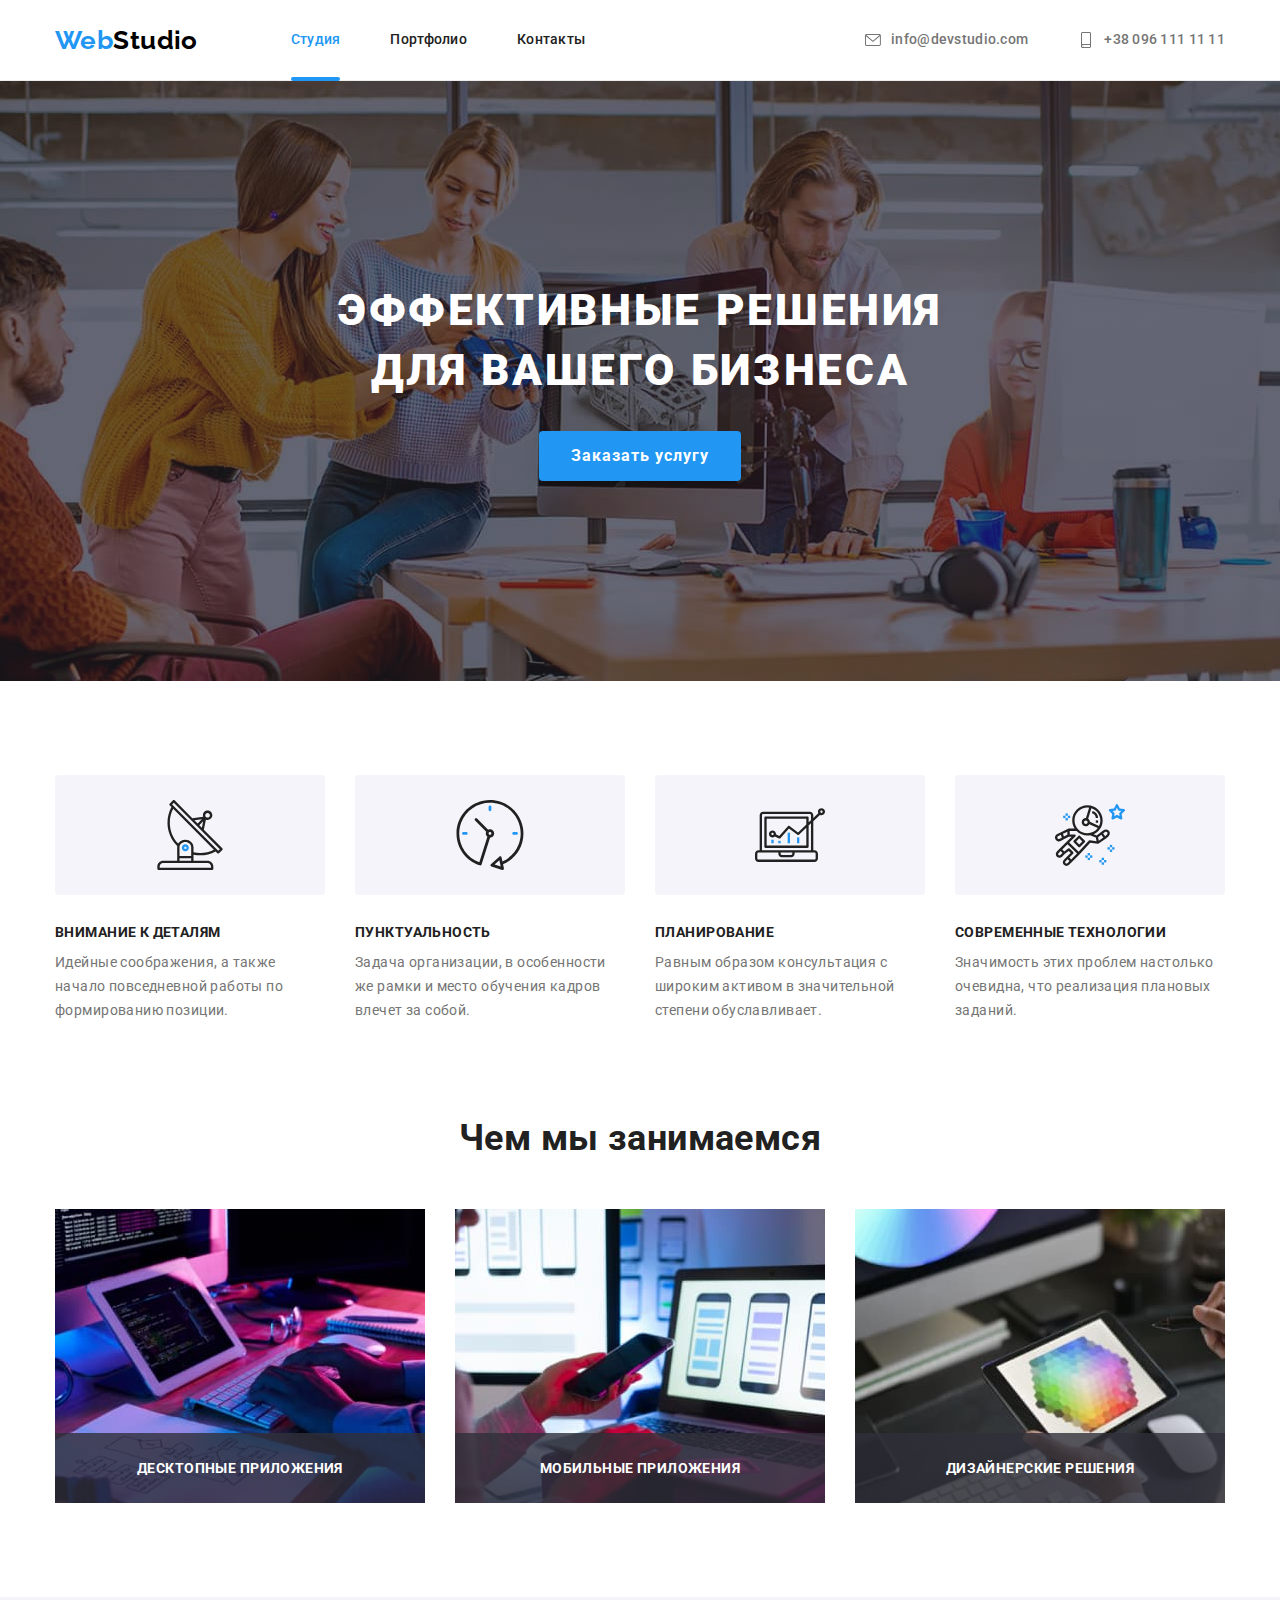
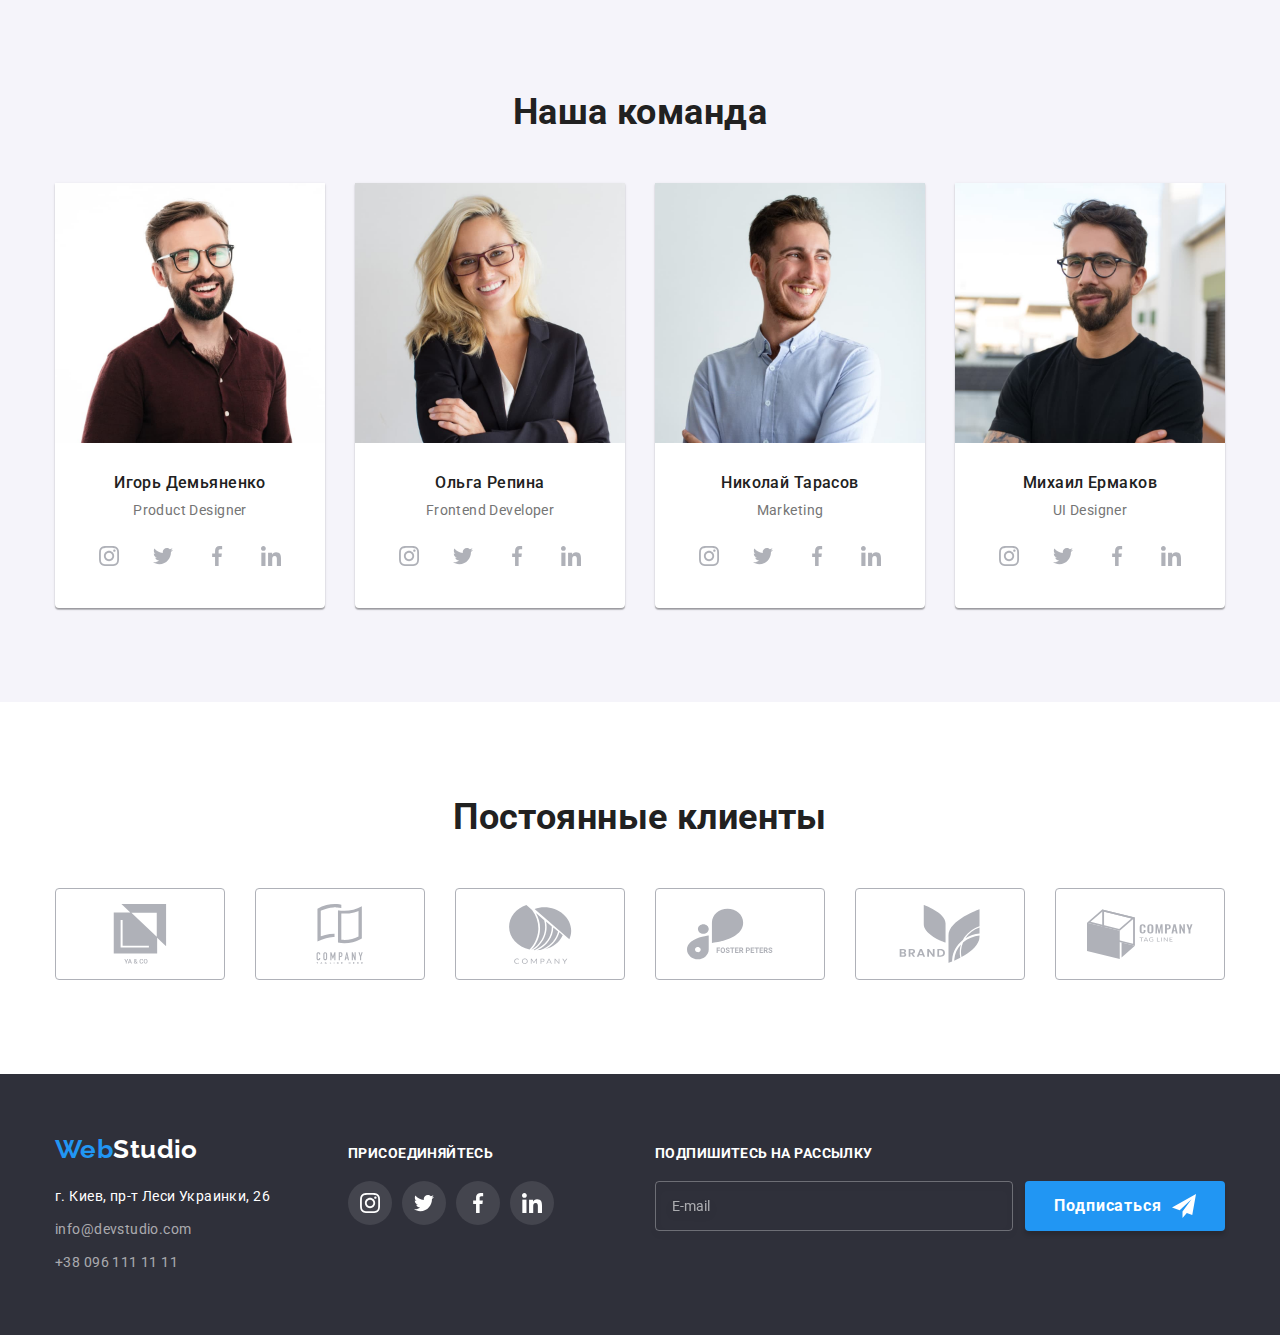
<file: index.html>
<!DOCTYPE html>
<html lang="ru">
  <head>
    <meta charset="UTF-8" />
    <meta http-equiv="X-UA-Compatible" content="IE=edge" />
    <meta name="viewport" content="width=device-width, initial-scale=1.0" />
    <title>WebStudio</title>
    <link rel="preconnect" href="https://fonts.googleapis.com" />
    <link rel="preconnect" href="https://fonts.gstatic.com" crossorigin />
    <link
      href="https://fonts.googleapis.com/css2?family=Raleway:wght@700&family=Roboto:wght@400;500;700;900&display=swap"
      rel="stylesheet"
    />
    <link
      rel="stylesheet"
      href="https://cdnjs.cloudflare.com/ajax/libs/modern-normalize/1.1.0/modern-normalize.min.css"
    />
    <link rel="stylesheet" href="./css/styles.css" />
  </head>
  <body>
    <header class="header">
      <div class="container main-nav">
        <nav class="nav">
          <a href="#" lang="en" class="link logo"> <span>Web</span>Studio</a>
          <ul class="site-nav">
            <li class="item">
              <a href="./index.html" class="link current">Студия</a>
            </li>
            <li class="item">
              <a href="./portfolio.html" class="link">Портфолио</a>
            </li>
            <li class="item"><a href="" class="link">Контакты</a></li>
          </ul>
        </nav>
        <ul class="contact-list">
          <li class="item">
            <a
              href="mailto:info@devstudio.com"
              class="link contacts contacts-mail"
            >
              <svg class="contact-icon" width="16" height="16">
                <use href="./images/icons.svg#icon-envelope"></use>
              </svg>
              info@devstudio.com
            </a>
          </li>
          <li class="item">
            <a href="tel:+380961111111" class="link contacts contacts-tel">
              <svg class="contact-icon" width="16" height="16">
                <use href="./images/icons.svg#icon-smartphone"></use>
              </svg>
              +38 096 111 11 11
            </a>
          </li>
        </ul>
      </div>
    </header>
    <main>
      <section class="hero">
        <div class="container">
          <h1 class="hero-title">Эффективные решения для вашего бизнеса</h1>
          <button type="button" class="button hero-button" data-modal-open>
            Заказать услугу
          </button>
          <div class="backdrop is-hidden" data-modal>
            <div class="modal">
              <button class="modal-close" data-modal-close>
                <svg class="close-icon" width="18" height="18">
                  <use href="./images/icons.svg#icon-close"></use>
                </svg>
              </button>
              <h2 class="callback-title">
                Оставьте свои данные, мы вам перезвоним
              </h2>
              <form class="form callback">
                <div class="form-field">
                  <label for="name" class="form-label">Имя</label>
                  <div class="input-wrap">
                    <input
                      type="text"
                      name="user_name"
                      id="name"
                      class="form-input"
                    />
                    <svg class="input-icon" width="18" height="18">
                      <use href="./images/icons.svg#icon-person"></use>
                    </svg>
                  </div>
                </div>

                <div class="form-field">
                  <label for="tel" class="form-label">Телефон</label>
                  <div class="input-wrap">
                    <input
                      type="tel"
                      name="user_phone"
                      id="tel"
                      class="form-input"
                    />
                    <svg class="input-icon" width="18" height="18">
                      <use href="./images/icons.svg#icon-phone-black"></use>
                    </svg>
                  </div>
                </div>

                <div class="form-field">
                  <label for="email" class="form-label">Почта</label>
                  <div class="input-wrap">
                    <input
                      type="email"
                      name="user_email"
                      id="email"
                      class="form-input"
                    />
                    <svg class="input-icon" width="18" height="18">
                      <use href="./images/icons.svg#icon-email-black"></use>
                    </svg>
                  </div>
                </div>

                <div class="form-field">
                  <label for="comment" class="form-label">Комментарий</label>
                  <textarea
                    name="comment"
                    id="comment"
                    placeholder="Введите текст"
                  ></textarea>
                </div>

                <div class="form-checkbox">
                  <label class="policy"
                    ><input
                      type="checkbox"
                      name="policy"
                      class="checkbox visually-hidden"
                    />
                    <span class="checkbox-icon">
                      <svg width="16" height="15" class="check-icon">
                        <use href="./images/icons.svg#icon-icon-check"></use>
                      </svg>
                    </span>

                    Соглашаюсь с рассылкой и принимаю&nbsp;
                    <a href="" class="policy-link">Условия договора</a>
                  </label>
                </div>

                <button type="submit" class="button send-button">
                  Отправить
                </button>
              </form>
            </div>
          </div>
        </div>
      </section>
      <section class="section">
        <div class="container">
          <ul class="features-list">
            <li class="item">
              <div class="icon-container">
                <svg class="icon" width="70" height="70">
                  <use href="./images/icons.svg#icon-antenna-1"></use>
                </svg>
              </div>
              <h3 class="title">Внимание к деталям</h3>
              <p class="text">
                Идейные соображения, а также начало повседневной работы по
                формированию позиции.
              </p>
            </li>
            <li class="item">
              <div class="icon-container">
                <svg class="icon" width="70" height="70">
                  <use href="./images/icons.svg#icon-clock-1"></use>
                </svg>
              </div>
              <h3 class="title">Пунктуальность</h3>
              <p class="text">
                Задача организации, в особенности же рамки и место обучения
                кадров влечет за собой.
              </p>
            </li>
            <li class="item">
              <div class="icon-container">
                <svg class="icon" width="70" height="70">
                  <use href="./images/icons.svg#icon-diagram-1"></use>
                </svg>
              </div>
              <h3 class="title">Планирование</h3>
              <p class="text">
                Равным образом консультация с широким активом в значительной
                степени обуславливает.
              </p>
            </li>
            <li class="item">
              <div class="icon-container">
                <svg class="icon" width="70" height="70">
                  <use href="./images/icons.svg#icon-astronaut-1"></use>
                </svg>
              </div>
              <h3 class="title">Современные технологии</h3>
              <p class="text">
                Значимость этих проблем настолько очевидна, что реализация
                плановых заданий.
              </p>
            </li>
          </ul>
        </div>
      </section>
      <section class="section">
        <div class="container">
          <h2 class="section-title title">Чем мы занимаемся</h2>
          <ul class="examples-list">
            <li class="item">
              <div class="thumb">
                <img
                  src="./images/what-we-do-1.jpg"
                  alt="Человек печатает на клавиатуре"
                  width="370"
                />
                <p class="label">Десктопные приложения</p>
              </div>
            </li>
            <li class="item">
              <div class="thumb">
                <img
                  src="./images/what-we-do-2.jpg"
                  alt="Человек за ноутбуком с телефоном"
                  width="370"
                />
                <p class="label">Мобильные приложения</p>
              </div>
            </li>
            <li class="item">
              <div class="thumb">
                <img
                  src="./images/what-we-do-3.jpg"
                  alt="Планшет с изображением мозаики"
                  width="370"
                />
                <p class="label">Дизайнерские решения</p>
              </div>
            </li>
          </ul>
        </div>
      </section>
      <section class="section team">
        <div class="container">
          <h2 class="section-title title">Наша команда</h2>
          <ul class="team-list">
            <li class="item">
              <img src="./images/team-1.jpg" alt="Фото мужчины" width="270" />
              <div>
                <h3 class="title">Игорь Демьяненко</h3>
                <p lang="en">Product Designer</p>
                <ul class="masters-soc-list list">
                  <li class="masters-soc-item">
                    <a href="" class="masters-soc-link link">
                      <svg class="masters-soc-icon" width="20" height="20">
                        <use href="./images/icons.svg#icon-instagram-2"></use>
                      </svg>
                    </a>
                  </li>
                  <li class="masters-soc-item">
                    <a href="" class="masters-soc-link link">
                      <svg class="masters-soc-icon" width="20" height="20">
                        <use href="./images/icons.svg#icon-twitter-1"></use>
                      </svg>
                    </a>
                  </li>
                  <li class="masters-soc-item">
                    <a href="" class="masters-soc-link link">
                      <svg class="masters-soc-icon" width="20" height="20">
                        <use href="./images/icons.svg#icon-facebook-1"></use>
                      </svg>
                    </a>
                  </li>
                  <li class="masters-soc-item">
                    <a href="" class="masters-soc-link link">
                      <svg class="masters-soc-icon" width="20" height="20">
                        <use href="./images/icons.svg#icon-linkedin-1"></use>
                      </svg>
                    </a>
                  </li>
                </ul>
              </div>
            </li>
            <li class="item">
              <img src="./images/team-2.jpg" alt="Фото женщины" width="270" />
              <div>
                <h3 class="title">Ольга Репина</h3>
                <p lang="en">Frontend Developer</p>
                <ul class="masters-soc-list list">
                  <li class="masters-soc-item">
                    <a href="" class="masters-soc-link link">
                      <svg class="masters-soc-icon" width="20" height="20">
                        <use href="./images/icons.svg#icon-instagram-2"></use>
                      </svg>
                    </a>
                  </li>
                  <li class="masters-soc-item">
                    <a href="" class="masters-soc-link link">
                      <svg class="masters-soc-icon" width="20" height="20">
                        <use href="./images/icons.svg#icon-twitter-1"></use>
                      </svg>
                    </a>
                  </li>
                  <li class="masters-soc-item">
                    <a href="" class="masters-soc-link link">
                      <svg class="masters-soc-icon" width="20" height="20">
                        <use href="./images/icons.svg#icon-facebook-1"></use>
                      </svg>
                    </a>
                  </li>
                  <li class="masters-soc-item">
                    <a href="" class="masters-soc-link link">
                      <svg class="masters-soc-icon" width="20" height="20">
                        <use href="./images/icons.svg#icon-linkedin-1"></use>
                      </svg>
                    </a>
                  </li>
                </ul>
              </div>
            </li>
            <li class="item">
              <img src="./images/team-3.jpg" alt="Фото мужчины" width="270" />
              <div>
                <h3 class="title">Николай Тарасов</h3>
                <p lang="en">Marketing</p>
                <ul class="masters-soc-list list">
                  <li class="masters-soc-item">
                    <a href="" class="masters-soc-link link">
                      <svg class="masters-soc-icon" width="20" height="20">
                        <use href="./images/icons.svg#icon-instagram-2"></use>
                      </svg>
                    </a>
                  </li>
                  <li class="masters-soc-item">
                    <a href="" class="masters-soc-link link">
                      <svg class="masters-soc-icon" width="20" height="20">
                        <use href="./images/icons.svg#icon-twitter-1"></use>
                      </svg>
                    </a>
                  </li>
                  <li class="masters-soc-item">
                    <a href="" class="masters-soc-link link">
                      <svg class="masters-soc-icon" width="20" height="20">
                        <use href="./images/icons.svg#icon-facebook-1"></use>
                      </svg>
                    </a>
                  </li>
                  <li class="masters-soc-item">
                    <a href="" class="masters-soc-link link">
                      <svg class="masters-soc-icon" width="20" height="20">
                        <use href="./images/icons.svg#icon-linkedin-1"></use>
                      </svg>
                    </a>
                  </li>
                </ul>
              </div>
            </li>
            <li class="item">
              <img src="./images/team-4.jpg" alt="Фото мужчины" width="270" />
              <div>
                <h3 class="title">Михаил Ермаков</h3>
                <p lang="en">UI Designer</p>
                <ul class="masters-soc-list list">
                  <li class="masters-soc-item">
                    <a href="" class="masters-soc-link link">
                      <svg class="masters-soc-icon" width="20" height="20">
                        <use href="./images/icons.svg#icon-instagram-2"></use>
                      </svg>
                    </a>
                  </li>
                  <li class="masters-soc-item">
                    <a href="" class="masters-soc-link link">
                      <svg class="masters-soc-icon" width="20" height="20">
                        <use href="./images/icons.svg#icon-twitter-1"></use>
                      </svg>
                    </a>
                  </li>
                  <li class="masters-soc-item">
                    <a href="" class="masters-soc-link link">
                      <svg class="masters-soc-icon" width="20" height="20">
                        <use href="./images/icons.svg#icon-facebook-1"></use>
                      </svg>
                    </a>
                  </li>
                  <li class="masters-soc-item">
                    <a href="" class="masters-soc-link link">
                      <svg class="masters-soc-icon" width="20" height="20">
                        <use href="./images/icons.svg#icon-linkedin-1"></use>
                      </svg>
                    </a>
                  </li>
                </ul>
              </div>
            </li>
          </ul>
        </div>
      </section>
      <section class="section">
        <div class="container">
          <h2 class="section-title title">Постоянные клиенты</h2>
          <ul class="clients-list">
            <li class="clients-item">
              <a href="" class="clients-link link">
                <svg class="clients-icon" width="106" height="60">
                  <use href="./images/icons.svg#icon-client-1"></use>
                </svg>
              </a>
            </li>
            <li class="clients-item">
              <a href="" class="clients-link link">
                <svg class="clients-icon" width="106" height="60">
                  <use href="./images/icons.svg#icon-client-2"></use>
                </svg>
              </a>
            </li>
            <li class="clients-item">
              <a href="" class="clients-link link">
                <svg class="clients-icon" width="106" height="60">
                  <use href="./images/icons.svg#icon-client-3"></use>
                </svg>
              </a>
            </li>
            <li class="clients-item">
              <a href="" class="clients-link link">
                <svg class="clients-icon" width="106" height="60">
                  <use href="./images/icons.svg#icon-client-4"></use>
                </svg>
              </a>
            </li>
            <li class="clients-item">
              <a href="" class="clients-link link">
                <svg class="clients-icon" width="106" height="60">
                  <use href="./images/icons.svg#icon-client-5"></use>
                </svg>
              </a>
            </li>
            <li class="clients-item">
              <a href="" class="clients-link link">
                <svg class="clients-icon" width="106" height="60">
                  <use href="./images/icons.svg#icon-client-6"></use>
                </svg>
              </a>
            </li>
          </ul>
        </div>
      </section>
    </main>
    <footer class="footer">
      <div class="container">
        <section class="footer-contacts">
          <a href="#" lang="en" class="link logo"> <span>Web</span>Studio</a>
          <ul>
            <li>
              <address class="address">г. Киев, пр-т Леси Украинки, 26</address>
            </li>
            <li>
              <a href="mailto:info@devstudio.com" class="link footer-contacts"
                >info@devstudio.com</a
              >
            </li>
            <li>
              <a href="tel:+380961111111" class="link footer-contacts"
                >+38 096 111 11 11</a
              >
            </li>
          </ul>
        </section>
        <section class="footer-soc-media">
          <h3 class="footer-soc-title">Присоединяйтесь</h3>
          <ul class="footer-soc-list list">
            <li class="footer-soc-item">
              <a href="" class="footer-soc-link link">
                <svg class="footer-soc-icon" width="20" height="20">
                  <use href="./images/icons.svg#icon-instagram-2"></use>
                </svg>
              </a>
            </li>
            <li class="footer-soc-item">
              <a href="" class="footer-soc-link link">
                <svg class="footer-soc-icon" width="20" height="20">
                  <use href="./images/icons.svg#icon-twitter-1"></use>
                </svg>
              </a>
            </li>
            <li class="footer-soc-item">
              <a href="" class="footer-soc-link link">
                <svg class="footer-soc-icon" width="20" height="20">
                  <use href="./images/icons.svg#icon-facebook-1"></use>
                </svg>
              </a>
            </li>
            <li class="footer-soc-item">
              <a href="" class="footer-soc-link link">
                <svg class="footer-soc-icon" width="20" height="20">
                  <use href="./images/icons.svg#icon-linkedin-1"></use>
                </svg>
              </a>
            </li>
          </ul>
        </section>
        <section class="footer-form">
          <form>
            <h3 class="footer-form-title">Подпишитесь на рассылку</h3>
            <div class="footer-send">
              <input
                type="email"
                name="email"
                placeholder="E-mail"
                class="footer-email"
              />
              <button type="submit" class="button subscribe-button">
                <span class="subscribe-text">Подписаться</span>

                <svg class="subscribe-icon" width="24" height="24">
                  <use href="./images/icons.svg#icon-send"></use>
                </svg>
              </button>
            </div>
          </form>
        </section>
      </div>
    </footer>
    <script src="./js/modal.js"></script>
  </body>
</html>
</file>
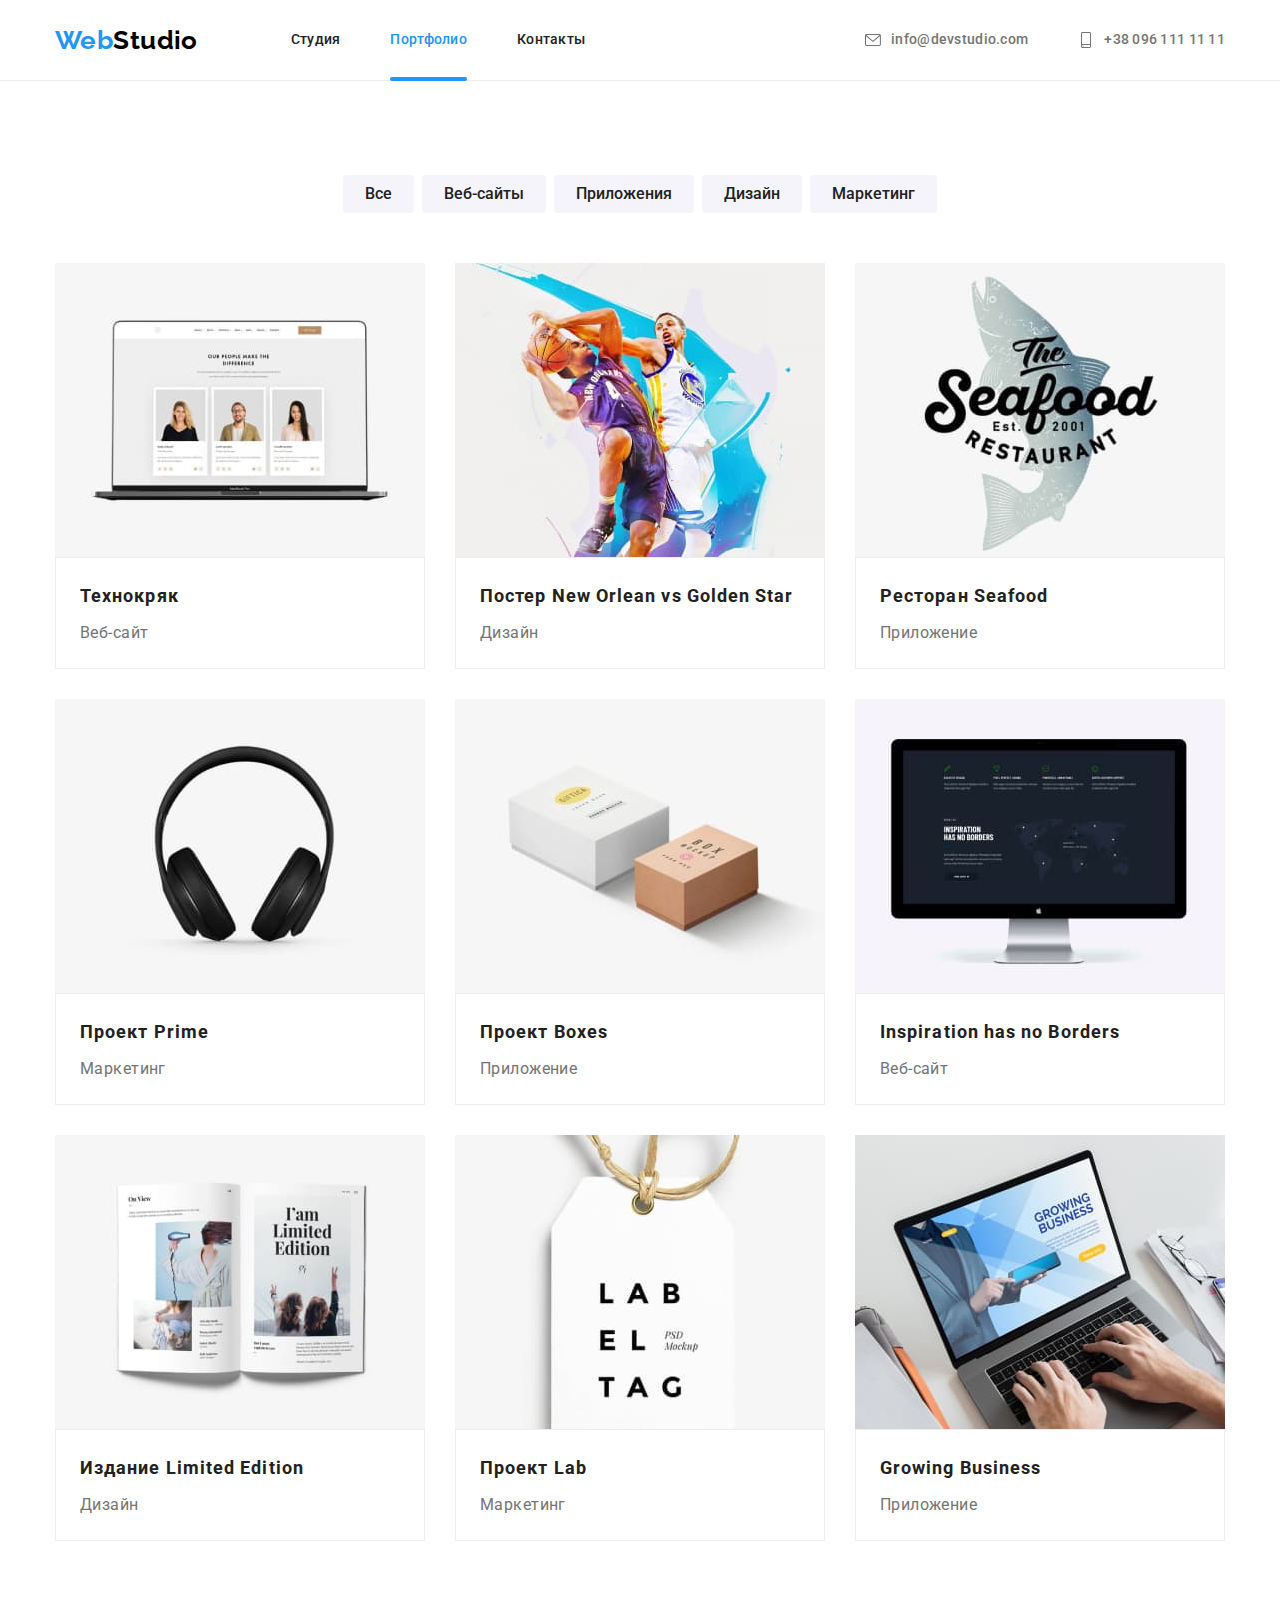
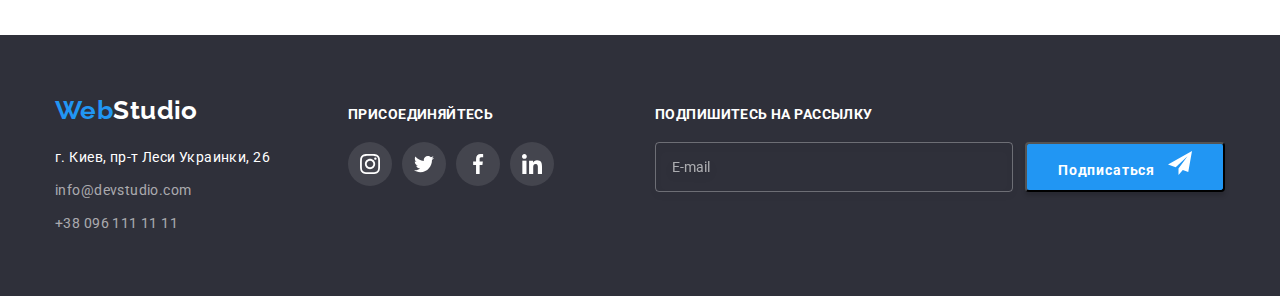
<file: portfolio.html>
<!DOCTYPE html>
<html lang="ru">
  <head>
    <meta charset="UTF-8" />
    <meta http-equiv="X-UA-Compatible" content="IE=edge" />
    <meta name="viewport" content="width=device-width, initial-scale=1.0" />
    <title>WebStudio</title>
    <link rel="preconnect" href="https://fonts.googleapis.com" />
    <link rel="preconnect" href="https://fonts.gstatic.com" crossorigin />
    <link
      href="https://fonts.googleapis.com/css2?family=Raleway:wght@700&family=Roboto:wght@400;500;700;900&display=swap"
      rel="stylesheet"
    />
    <link
      rel="stylesheet"
      href="https://cdnjs.cloudflare.com/ajax/libs/modern-normalize/1.1.0/modern-normalize.min.css"
    />
    <link rel="stylesheet" href="./css/styles.css" />
  </head>

  <body>
    <header class="header">
      <div class="container main-nav">
        <nav class="nav">
          <a href="#" lang="en" class="link logo"> <span>Web</span>Studio</a>
          <ul class="site-nav">
            <li class="item"><a href="./index.html" class="link">Студия</a></li>
            <li class="item">
              <a href="./portfolio.html" class="link current">Портфолио</a>
            </li>
            <li class="item"><a href="" class="link">Контакты</a></li>
          </ul>
        </nav>
        <ul class="contact-list">
          <li class="item">
            <a
              href="mailto:info@devstudio.com"
              class="link contacts contacts-mail"
            >
              <svg class="contact-icon" width="16" height="16">
                <use href="./images/icons.svg#icon-envelope"></use>
              </svg>
              info@devstudio.com
            </a>
          </li>
          <li class="item">
            <a href="tel:+380961111111" class="link contacts contacts-tel">
              <svg class="contact-icon" width="16" height="16">
                <use href="./images/icons.svg#icon-smartphone"></use>
              </svg>
              +38 096 111 11 11
            </a>
          </li>
        </ul>
      </div>
    </header>
    <main>
      <section class="section portfolio-section">
        <div class="container">
          <h2 class="visually-hidden">Портфолио</h2>
          <ul class="list button-list">
            <li class="item">
              <button type="button" class="button portfolio-button">Все</button>
            </li>
            <li class="item">
              <button type="button" class="button portfolio-button">
                Веб-сайты
              </button>
            </li>
            <li class="item">
              <button type="button" class="button portfolio-button">
                Приложения
              </button>
            </li>
            <li class="item">
              <button type="button" class="button portfolio-button">
                Дизайн
              </button>
            </li>
            <li class="item">
              <button type="button" class="button portfolio-button">
                Маркетинг
              </button>
            </li>
          </ul>

          <ul class="list portfolio-list">
            <li class="item">
              <a href="" class="link">
                <div class="box">
                  <img
                    src="./images/portfolio-1.jpg"
                    alt="Визитки специалистов"
                    width="370"
                  />
                  <p class="overlay">
                    Ресурс предлагает комплексные предложения с разным уровнем
                    функционала и сервисов. Все это позволит посетителю получить
                    исчерпывающие сведения о компании или частном лице.
                  </p>
                </div>
                <div class="portfolio-info">
                  <h3 class="title portfolio-title">Технокряк</h3>
                  <p class="portfolio-category">Веб-сайт</p>
                </div>
              </a>
            </li>
            <li class="item">
              <a href="" class="link">
                <div class="box">
                  <img
                    src="./images/portfolio-2.jpg"
                    alt="Двое мужчин играют в баскетбол"
                    width="370"
                  />
                  <p class="overlay">
                    Ресурс предлагает комплексные предложения с разным уровнем
                    функционала и сервисов. Все это позволит посетителю получить
                    исчерпывающие сведения о компании или частном лице.
                  </p>
                </div>
                <div class="portfolio-info">
                  <h3 class="title portfolio-title">
                    Постер <span lang="en">New Orlean vs Golden Star</span>
                  </h3>
                  <p class="portfolio-category">Дизайн</p>
                </div>
              </a>
            </li>
            <li class="item">
              <a href="" class="link">
                <div class="box">
                  <img
                    src="./images/portfolio-3.jpg"
                    alt="Эмблема ресторана с рыбой"
                    width="370"
                  />
                  <p class="overlay">
                    Ресурс предлагает комплексные предложения с разным уровнем
                    функционала и сервисов. Все это позволит посетителю получить
                    исчерпывающие сведения о компании или частном лице.
                  </p>
                </div>
                <div class="portfolio-info">
                  <h3 class="title portfolio-title">
                    Ресторан <span lang="en">Seafood</span>
                  </h3>
                  <p class="portfolio-category">Приложение</p>
                </div>
              </a>
            </li>
            <li class="item">
              <a href="" class="link">
                <div class="box">
                  <img
                    src="./images/portfolio-4.jpg"
                    alt="Наушники"
                    width="370"
                  />
                  <p class="overlay">
                    Ресурс предлагает комплексные предложения с разным уровнем
                    функционала и сервисов. Все это позволит посетителю получить
                    исчерпывающие сведения о компании или частном лице.
                  </p>
                </div>
                <div class="portfolio-info">
                  <h3 class="title portfolio-title">
                    Проект <span lang="en">Prime</span>
                  </h3>
                  <p class="portfolio-category">Маркетинг</p>
                </div>
              </a>
            </li>
            <li class="item">
              <a href="" class="link">
                <div class="box">
                  <img
                    src="./images/portfolio-5.jpg"
                    alt="Две коробки"
                    width="370"
                  />
                  <p class="overlay">
                    Ресурс предлагает комплексные предложения с разным уровнем
                    функционала и сервисов. Все это позволит посетителю получить
                    исчерпывающие сведения о компании или частном лице.
                  </p>
                </div>
                <div class="portfolio-info">
                  <h3 class="title portfolio-title">
                    Проект <span lang="en">Boxes</span>
                  </h3>
                  <p class="portfolio-category">Приложение</p>
                </div>
              </a>
            </li>
            <li class="item">
              <a href="" class="link">
                <div class="box">
                  <img
                    src="./images/portfolio-6.jpg"
                    alt="Монитор с текстом"
                    width="370"
                  />
                  <p class="overlay">
                    Ресурс предлагает комплексные предложения с разным уровнем
                    функционала и сервисов. Все это позволит посетителю получить
                    исчерпывающие сведения о компании или частном лице.
                  </p>
                </div>
                <div class="portfolio-info">
                  <h3 lang="en" class="title portfolio-title">
                    Inspiration has no Borders
                  </h3>
                  <p class="portfolio-category">Веб-сайт</p>
                </div>
              </a>
            </li>
            <li class="item">
              <a href="" class="link">
                <div class="box">
                  <img
                    src="./images/portfolio-7.jpg"
                    alt="Раскрытый журнал"
                    width="370"
                  />
                  <p class="overlay">
                    Ресурс предлагает комплексные предложения с разным уровнем
                    функционала и сервисов. Все это позволит посетителю получить
                    исчерпывающие сведения о компании или частном лице.
                  </p>
                </div>
                <div class="portfolio-info">
                  <h3 class="title portfolio-title">
                    Издание <span lang="en">Limited Edition</span>
                  </h3>
                  <p class="portfolio-category">Дизайн</p>
                </div>
              </a>
            </li>
            <li class="item">
              <a href="" class="link">
                <div class="box">
                  <img
                    src="./images/portfolio-8.jpg"
                    alt="Этикетка с надписью"
                    width="370"
                  />
                  <p class="overlay">
                    Ресурс предлагает комплексные предложения с разным уровнем
                    функционала и сервисов. Все это позволит посетителю получить
                    исчерпывающие сведения о компании или частном лице.
                  </p>
                </div>
                <div class="portfolio-info">
                  <h3 class="title portfolio-title">
                    Проект <span lang="en">Lab</span>
                  </h3>
                  <p class="portfolio-category">Маркетинг</p>
                </div>
              </a>
            </li>
            <li class="item">
              <a href="" class="link">
                <div class="box">
                  <img
                    src="./images/portfolio-9.jpg"
                    alt="Руки на клавиатуре ноутбука"
                    width="370"
                  />
                  <p class="overlay">
                    Ресурс предлагает комплексные предложения с разным уровнем
                    функционала и сервисов. Все это позволит посетителю получить
                    исчерпывающие сведения о компании или частном лице.
                  </p>
                </div>
                <div class="portfolio-info">
                  <h3 lang="en" class="title portfolio-title">
                    Growing Business
                  </h3>
                  <p class="portfolio-category">Приложение</p>
                </div>
              </a>
            </li>
          </ul>
        </div>
      </section>
    </main>
    <footer class="footer">
      <div class="container">
        <section class="footer-contacts">
          <a href="#" lang="en" class="link logo"> <span>Web</span>Studio</a>
          <ul>
            <li>
              <address class="address">г. Киев, пр-т Леси Украинки, 26</address>
            </li>
            <li>
              <a href="mailto:info@devstudio.com" class="link footer-contacts"
                >info@devstudio.com</a
              >
            </li>
            <li>
              <a href="tel:+380961111111" class="link footer-contacts"
                >+38 096 111 11 11</a
              >
            </li>
          </ul>
        </section>
        <section class="footer-soc-media">
          <h3 class="footer-soc-title">Присоединяйтесь</h3>
          <ul class="footer-soc-list list">
            <li class="footer-soc-item">
              <a href="" class="footer-soc-link link">
                <svg class="footer-soc-icon" width="20" height="20">
                  <use href="./images/icons.svg#icon-instagram-2"></use>
                </svg>
              </a>
            </li>
            <li class="footer-soc-item">
              <a href="" class="footer-soc-link link">
                <svg class="footer-soc-icon" width="20" height="20">
                  <use href="./images/icons.svg#icon-twitter-1"></use>
                </svg>
              </a>
            </li>
            <li class="footer-soc-item">
              <a href="" class="footer-soc-link link">
                <svg class="footer-soc-icon" width="20" height="20">
                  <use href="./images/icons.svg#icon-facebook-1"></use>
                </svg>
              </a>
            </li>
            <li class="footer-soc-item">
              <a href="" class="footer-soc-link link">
                <svg class="footer-soc-icon" width="20" height="20">
                  <use href="./images/icons.svg#icon-linkedin-1"></use>
                </svg>
              </a>
            </li>
          </ul>
        </section>
        <section class="footer-form">
          <form action="">
            <h3 class="footer-form-title">Подпишитесь на рассылку</h3>
            <div class="footer-send">
              <input
                type="email"
                name="email"
                id=""
                placeholder="E-mail"
                class="footer-email"
              />
              <button type="submit" class="subscribe-button">
                <div class="subscribe-content">
                  <span class="subscribe-text">Подписаться</span>
                  <svg class="subscribe-icon" width="24" height="24">
                    <use href="./images/icons.svg#icon-send"></use>
                  </svg>
                </div>
              </button>
            </div>
          </form>
        </section>
      </div>
    </footer>
  </body>
</html>
</file>
<file: css/styles.css>
:root {
  --primary-text-color: #757575;
  --title-text-color: #212121;
  --accent-color: #2196f3;
  --primary-bg-color: #e5e5e5;
  --secondary-bg-color: #f5f4fa;
  --typical-margin: 30px;
}

/* Styles reset */
p,
h1,
h2,
h3,
h4,
h5,
h6 {
  margin: 0;
}

ul {
  margin: 0;
  padding-left: 0;
  list-style: none;
}

button {
  cursor: pointer;
}

a {
  color: currentColor;
}

img {
  display: block;
}

/* Common styles */
body {
  background-color: #ffffff;
  color: var(--primary-text-color);
  font-family: Roboto, sans-serif;
  letter-spacing: 0.03em;
  font-size: 14px;
}

.section {
  padding-top: 94px;
  padding-bottom: 94px;
}

.section:nth-child(3) {
  padding-top: 0;
}

.container {
  margin: 0 auto;
  width: 1200px;
  padding: 0 15px;
}

.link {
  text-decoration: none;
  color: inherit;
}

.title {
  color: var(--title-text-color);
}

.button {
  font-size: 16px;
  text-align: center;
  border-radius: 4px;
  border: 0 solid transparent;

  transition: background-color 250ms cubic-bezier(0.4, 0, 0.2, 1),
    color 250ms cubic-bezier(0.4, 0, 0.2, 1),
    filter 250ms cubic-bezier(0.4, 0, 0.2, 1);
}

.button:hover,
.button:focus {
  background-color: var(--accent-color);
  color: #ffffff;
  filter: drop-shadow(0px 4px 4px rgba(0, 0, 0, 0.25));
}

.visually-hidden {
  position: absolute;
  width: 1px;
  height: 1px;
  margin: -1px;
  border: 0;
  padding: 0;

  white-space: nowrap;
  clip-path: inset(100%);
  clip: rect(0 0 0 0);
  overflow: hidden;
}

/* Header */
.header {
  border-bottom: 1px solid #ececec;
}

.main-nav {
  display: flex;
  align-items: center;
}

.nav {
  display: flex;
  align-items: center;
}

.logo {
  color: #000000;
  font-family: Raleway, sans-serif;
  font-weight: 700;
  font-size: 26px;
  line-height: 1.19;
}

.logo > span {
  color: var(--accent-color);
}

/* Site nav */

.site-nav {
  display: flex;
  margin-left: 93px;
}

.site-nav .item:not(:last-child) {
  margin-right: 50px;
}

.site-nav .link {
  display: block;
  position: relative;
  padding-top: 32px;
  padding-bottom: 32px;

  color: var(--title-text-color);
  font-weight: 500;
  line-height: 1.14;
  letter-spacing: 0.02em;

  transition: color 250ms cubic-bezier(0.4, 0, 0.2, 1);
}

.site-nav .link:hover,
.site-nav .link:focus {
  color: var(--accent-color);
}

.site-nav .link.current {
  color: var(--accent-color);
}

.current::before {
  content: "";
  position: absolute;
  width: 100%;
  height: 4px;
  left: 0;
  bottom: -1px;

  background: #2196f3;
  border-radius: 2px;
}

/* Contact links */
.contact-list {
  display: flex;
  margin-left: auto;
}

.contact-list.item {
  color: var(--primary-text-color);
}

.contacts {
  display: flex;
  font-weight: 500;
  line-height: 1.14;
  letter-spacing: 0.02em;
}

.contact-list .item + .item {
  margin-left: 50px;
}

.contact-icon {
  margin-right: 10px;
  fill: var(--primary-text-color);

  transition: fill 250ms cubic-bezier(0.4, 0, 0.2, 1);
}

.contact-list a:hover .contact-icon,
.contact-list a:focus .contact-icon {
  fill: var(--accent-color);
}

.contacts,
.footer-contacts {
  transition: color 250ms cubic-bezier(0.4, 0, 0.2, 1);
}

.contacts:hover,
.contacts:focus,
.footer-contacts:hover,
.footer-contacts:focus {
  color: var(--accent-color);
}

.hero,
.footer {
  background-color: #2f303a;
}

/* Hero */
.hero {
  padding-top: 200px;
  padding-bottom: 200px;
  margin-left: auto;
  margin-right: auto;
  max-width: 1600px;
  min-height: 600px;

  text-align: center;

  background-image: linear-gradient(
      rgba(47, 48, 58, 0.4),
      rgba(47, 48, 58, 0.4)
    ),
    url("../images/hero.jpg");
  background-repeat: no-repeat;
  background-size: cover;
  background-position: center;
}

.hero-title {
  margin: 0 auto 30px;
  max-width: 696px;

  color: #ffffff;
  font-weight: 900;
  font-size: 44px;
  line-height: 1.36;
  letter-spacing: 0.06em;
  text-transform: uppercase;
}

.hero-button,
.send-button {
  margin: 0 auto;
  padding: 10px 32px;
  min-width: 200px;

  color: #ffffff;
  background-color: var(--accent-color);
  border-color: transparent;
  box-shadow: 0px 4px 4px rgba(0, 0, 0, 0.15);

  font-weight: 700;
  line-height: 1.88;
  letter-spacing: 0.06em;
}

.section-title {
  margin-bottom: 50px;

  font-weight: 700;
  font-size: 36px;
  line-height: 1.17;
  text-align: center;
}

.backdrop {
  position: fixed;
  width: 100vw;
  height: 100vh;
  top: 0;
  left: 0;
  z-index: 2;

  background: rgba(0, 0, 0, 0.2);
  opacity: 1;
  transition: opacity 250ms cubic-bezier(0.4, 0, 0.2, 1);
}

.modal {
  position: absolute;
  width: 528px;
  top: 50%;
  left: 50%;
  padding: 40px;

  transform: translate(-50%, -50%) scale(1);
  z-index: 3;

  background: #ffffff;
  box-shadow: 0px 1px 3px rgba(0, 0, 0, 0.12), 0px 1px 1px rgba(0, 0, 0, 0.14),
    0px 2px 1px rgba(0, 0, 0, 0.2);
  border-radius: 4px;

  transition: transform 250ms cubic-bezier(0.4, 0, 0.2, 1);
}

.is-hidden {
  visibility: hidden;
  opacity: 0;
  pointer-events: none;
}

.backdrop.is-hidden .modal {
  transform: translate(-50%, -50%) scale(0.8);
}

.modal-close {
  position: absolute;
  top: 8px;
  right: 8px;
  width: 30px;
  height: 30px;
  display: flex;
  justify-content: center;
  align-items: center;

  background: #ffffff;
  border: 1px solid rgba(0, 0, 0, 0.1);
  border-radius: 50%;
  fill: #000000;
  transition: fill 250ms cubic-bezier(0.4, 0, 0.2, 1);
}

.modal-close:hover .close-icon {
  fill: var(--accent-color);
}

.callback {
  text-align: left;
}

.callback-title {
  margin-bottom: 12px;

  text-align: center;
  font-size: 20px;
  color: var(--title-text-color);
}

.form-field {
  margin-bottom: 10px;
}

.input-wrap {
  position: relative;
}

.input-icon {
  position: absolute;
  left: 12px;
  top: 50%;
  transform: translateY(-50%);

  fill: var(--title-text-color);

  transition: outline 250ms cubic-bezier(0.4, 0, 0.2, 1),
    fill 250ms cubic-bezier(0.4, 0, 0.2, 1);
}

.form-field .form-input,
.form-field .form-label {
  display: block;
}

.form-field .form-label {
  margin-bottom: 4px;

  font-size: 12px;
  line-height: 1.16;
  letter-spacing: 0.01em;
}

.form-field .form-input {
  padding: 12px 11px;
  padding-left: 42px;
  width: 100%;
  height: 40px;

  border: 1px solid rgba(33, 33, 33, 0.2);
  border-radius: 4px;
}

.form-field textarea {
  padding: 12px 16px;
  width: 100%;
  height: 120px;
  resize: none;

  border: 1px solid rgba(33, 33, 33, 0.2);
  border-radius: 4px;

  font-size: 12px;
  line-height: 1.17;
  letter-spacing: 0.01em;
  color: rgba(117, 117, 117, 0.5);
}

.form-field .form-input,
.form-field textarea {
  transition: outline 250ms cubic-bezier(0.4, 0, 0.2, 1),
    border-color 250ms cubic-bezier(0.4, 0, 0.2, 1);
}

.form-input:focus,
.form-field textarea:focus {
  outline: transparent;
  border-color: var(--accent-color);
}

.form-input:focus-within ~ .input-icon {
  outline: none;
  fill: var(--accent-color);
}

.form-checkbox {
  display: block;
  margin: 0 auto;
  margin-bottom: 30px;
  position: relative;

  text-align: center;
}

.policy {
  display: flex;
  justify-content: center;
}

.checkbox-icon {
  display: inline-flex;
  align-items: center;
  justify-content: center;
  width: 16px;
  height: 15px;
  margin-right: 8.5px;

  background-color: transparent;
  fill: transparent;

  border: 2px solid var(--title-text-color);
  border-radius: 2px;
}

.checkbox:checked + .checkbox-icon {
  background-color: var(--accent-color);
  background-repeat: no-repeat;
  background-position: center;
  background-size: contain;
  background-origin: border-box;
  fill: #ffffff;

  border-color: transparent;
}

/* .checkbox-icon {
  width: 16px;
  height: 15px;
  background-color: transparent;
  background-image: url(../images/checkbox-field.svg);
  margin-right: 8.5px;
}

.checkbox:checked + .checkbox-icon {
  background-color: var(--accent-color);
  background-image: url(../images/icon-check.svg);
  background-repeat: no-repeat;
  background-position: center;
  border-radius: 2px;
} */

.policy-link {
  margin-right: 8.38px;
  color: var(--accent-color);
}

.send-button {
  display: block;
}

/* Features */
.features-list {
  display: flex;
}

.features-list .item {
  width: calc((100% - 90px) / 4);
}

.features-list .item:not(:last-child) {
  margin-right: var(--typical-margin);
}

.icon-container {
  display: flex;
  justify-content: center;
  align-items: center;
  height: 120px;
  margin-bottom: 30px;

  border-radius: 4px;
  background-color: var(--secondary-bg-color);
}

.features-list .title {
  margin-bottom: 10px;

  font-size: 14px;
  line-height: 1.14;
  text-transform: uppercase;
}

.features-list .text {
  line-height: 1.71;
}

/* What we do */
.examples-list {
  display: flex;
}

.examples-list .item {
  width: calc((100% - 60px) / 3);
}

.examples-list .item:not(:last-child) {
  margin-right: var(--typical-margin);
}

.examples-list .thumb {
  position: relative;
}

.examples-list .label {
  position: absolute;
  width: 100%;
  height: 70px;
  left: 0;
  bottom: 0;
  padding: 27px 0;
  background: rgba(47, 48, 58, 0.8);
  color: #ffffff;

  font-weight: 700;
  line-height: 16px;
  text-align: center;
  text-transform: uppercase;
}

/* Team */
.team {
  background-color: var(--secondary-bg-color);
  text-align: center;
}

.team-list {
  display: flex;
}

.team-list .item {
  width: calc((100% - 90px) / 4);
  background-color: #ffffff;
  box-shadow: 0px 1px 3px rgba(0, 0, 0, 0.12), 0px 1px 1px rgba(0, 0, 0, 0.14),
    0px 2px 1px rgba(0, 0, 0, 0.2);
  border-radius: 0px 0px 4px 4px;
}

.team-list .item:not(:last-child) {
  margin-right: var(--typical-margin);
}

.team-list div {
  padding-top: 30px;
  padding-bottom: 30px;
}

.team-list .title {
  margin-bottom: 10px;

  font-weight: 500;
  font-size: 16px;
  line-height: 1.19;
}

.team-list p {
  margin-bottom: 16px;
}

.masters-soc-list,
.footer-soc-list {
  display: flex;
  justify-content: center;
}

.masters-soc-item,
.footer-soc-item {
  width: 44px;
  height: 44px;
  margin-left: 10px;
}

.masters-soc-item:first-child,
.footer-soc-item:first-child {
  margin-left: 0;
}

.masters-soc-link,
.footer-soc-link {
  display: flex;
  align-items: center;
  justify-content: center;
  width: 100%;
  height: 100%;
  border-radius: 50%;
}

.masters-soc-link {
  fill: #afb1b8;
  transition: fill 250ms cubic-bezier(0.4, 0, 0.2, 1),
    background-color 250ms cubic-bezier(0.4, 0, 0.2, 1);
}

.masters-soc-link:hover,
.masters-soc-link:focus {
  background-color: var(--accent-color);
  fill: #ffffff;
}

/* .masters-soc-link:hover .masters-soc-icon,
.masters-soc-link:focus .masters-soc-icon {
    fill: #FFFFFF;
} */

/* Clients */
.clients-list {
  display: flex;
  justify-content: center;
}

.clients-item {
  width: 170px;
  height: 92px;
  margin-left: 30px;
}

.clients-item:first-child {
  margin-left: 0;
}

.clients-link {
  display: flex;
  align-items: center;
  justify-content: center;
  width: 100%;
  height: 100%;
  border: 1px solid #afb1b8;
  border-radius: 4px;
  fill: #afb1b8;

  transition: fill 250ms cubic-bezier(0.4, 0, 0.2, 1),
    border-color 250ms cubic-bezier(0.4, 0, 0.2, 1);
}

.clients-link:hover,
.clients-link:focus {
  fill: var(--accent-color);
  border-color: var(--accent-color);
}

/* Footer */

.footer {
  padding-top: 60px;
  padding-bottom: 60px;
}

.footer .container {
  display: flex;
  justify-content: space-between;
  align-items: baseline;
}

.footer-contacts {
  margin-right: 70px;
}

.footer .logo {
  display: inline-block;
  margin-bottom: 20px;

  color: #ffffff;
}

.address {
  margin-bottom: 9px;

  color: #ffffff;
  font-style: normal;
  line-height: 1.71;
}

.footer-contacts {
  color: rgba(255, 255, 255, 0.6);
  line-height: 1.71;
}

.footer li {
  margin-bottom: 9px;
}

.footer li:last-child {
  margin-bottom: 0;
}

.footer-soc-title,
.footer-form-title {
  margin-bottom: 20px;

  font-size: 14px;
  line-height: 16px;
  text-transform: uppercase;
  color: #ffffff;
}

.footer-soc-link {
  fill: #ffffff;
  background: rgba(255, 255, 255, 0.1);

  transition: background-color 250ms cubic-bezier(0.4, 0, 0.2, 1);
}

.footer-soc-link:hover,
.footer-soc-link:focus {
  background-color: var(--accent-color);
}

.footer-soc-media {
  margin-right: 93px;
}

.footer-send {
  display: flex;
  width: 570px;
}

.footer-email {
  /* max-width: 358px; */
  height: 50px;
  padding: 15px 16px;
  margin-right: 12px;

  flex-grow: 1;

  border: 1px solid rgba(255, 255, 255, 0.3);
  filter: drop-shadow(0px 4px 4px rgba(0, 0, 0, 0.15));
  border-radius: 4px;

  background-color: transparent;
}

.footer-email::placeholder {
  line-height: 1.25;

  color: rgba(255, 255, 255, 0.6);
}

.subscribe-button {
  display: flex;
  justify-content: center;
  align-items: center;

  width: 200px;
  height: 50px;
  padding: 10px 28px;

  background-color: var(--accent-color);
  color: #ffffff;
  fill: #ffffff;
  box-shadow: 0px 4px 4px rgba(0, 0, 0, 0.15);
  border-radius: 4px;
  outline: none;
}

.subscribe-button:hover,
.subscribe-button:focus {
  border: 1px solid rgba(255, 255, 255, 0.3);
}

.subscribe-text {
  display: inline-flex;
  align-items: center;

  margin-right: 10px;

  font-weight: 700;
  line-height: 1.88;
  letter-spacing: 0.06em;
  text-align: center;
}

/* Portfolio */

.button-list {
  display: flex;
  justify-content: center;
  margin-bottom: 50px;

  text-align: center;
}

.button-list .item:not(:last-child) {
  margin-right: 8px;
}

.portfolio-button {
  padding: 6px 22px;

  background-color: var(--secondary-bg-color);
  border-color: transparent;
  color: var(--title-text-color);
  font-weight: 500;
  line-height: 1.62;
}

.portfolio-list {
  display: flex;
  flex-wrap: wrap;
}

.portfolio-list .item {
  width: calc((100% - 60px) / 3);

  background: #ffffff;

  transition: filter 250ms cubic-bezier(0.4, 0, 0.2, 1);
}

.portfolio-list .item:not(:nth-child(3n)) {
  margin-right: var(--typical-margin);
}

.portfolio-list .item:not(:nth-last-child(-n + 3)) {
  margin-bottom: var(--typical-margin);
}

.portfolio-list .item:hover {
  filter: drop-shadow(0px 4px 4px rgba(0, 0, 0, 0.25));
}

.portfolio-list .item:hover .overlay {
  transform: translateY(-100%);
}

.box {
  position: relative;
  overflow: hidden;
}

.overlay {
  position: absolute;
  width: 100%;
  height: 100%;
  top: 100%;
  left: 0;
  padding: 63px 24px;

  font-size: 18px;
  line-height: 1.56;

  background: rgba(33, 150, 243, 0.9);
  color: #ffffff;

  transition: transform 250ms cubic-bezier(0.4, 0, 0.2, 1);
}

.portfolio-info {
  padding: 20px 24px;
  border: 1px solid #eeeeee;
}

.portfolio-title {
  margin-bottom: 4px;

  font-size: 18px;
  line-height: 2;
  letter-spacing: 0.06em;
}

.portfolio-category {
  color: var(--primary-text-color);
  font-size: 16px;
  line-height: 1.88;
  text-decoration: none;
}

.portfolio-title,
.portfolio-category {
  text-align: left;
}
/*цвет заголовков #212121*/
/*цвет текста, телефон и адрес #757575*/
/*акцент #2196F3*/
/* белый #ffffff */
/* фон героя, футера #2F303A */
/* фон меню 2 стр, фон команды, фон меню примеров #F5F4FA */
/* основной фон #E5E5E5 */
/* фон карточек команды #ffffff*/
/* фон примеров работ #EEEEEE */
/* адрес в футере rgba(255, 255, 255, 0.6) */
</file>
